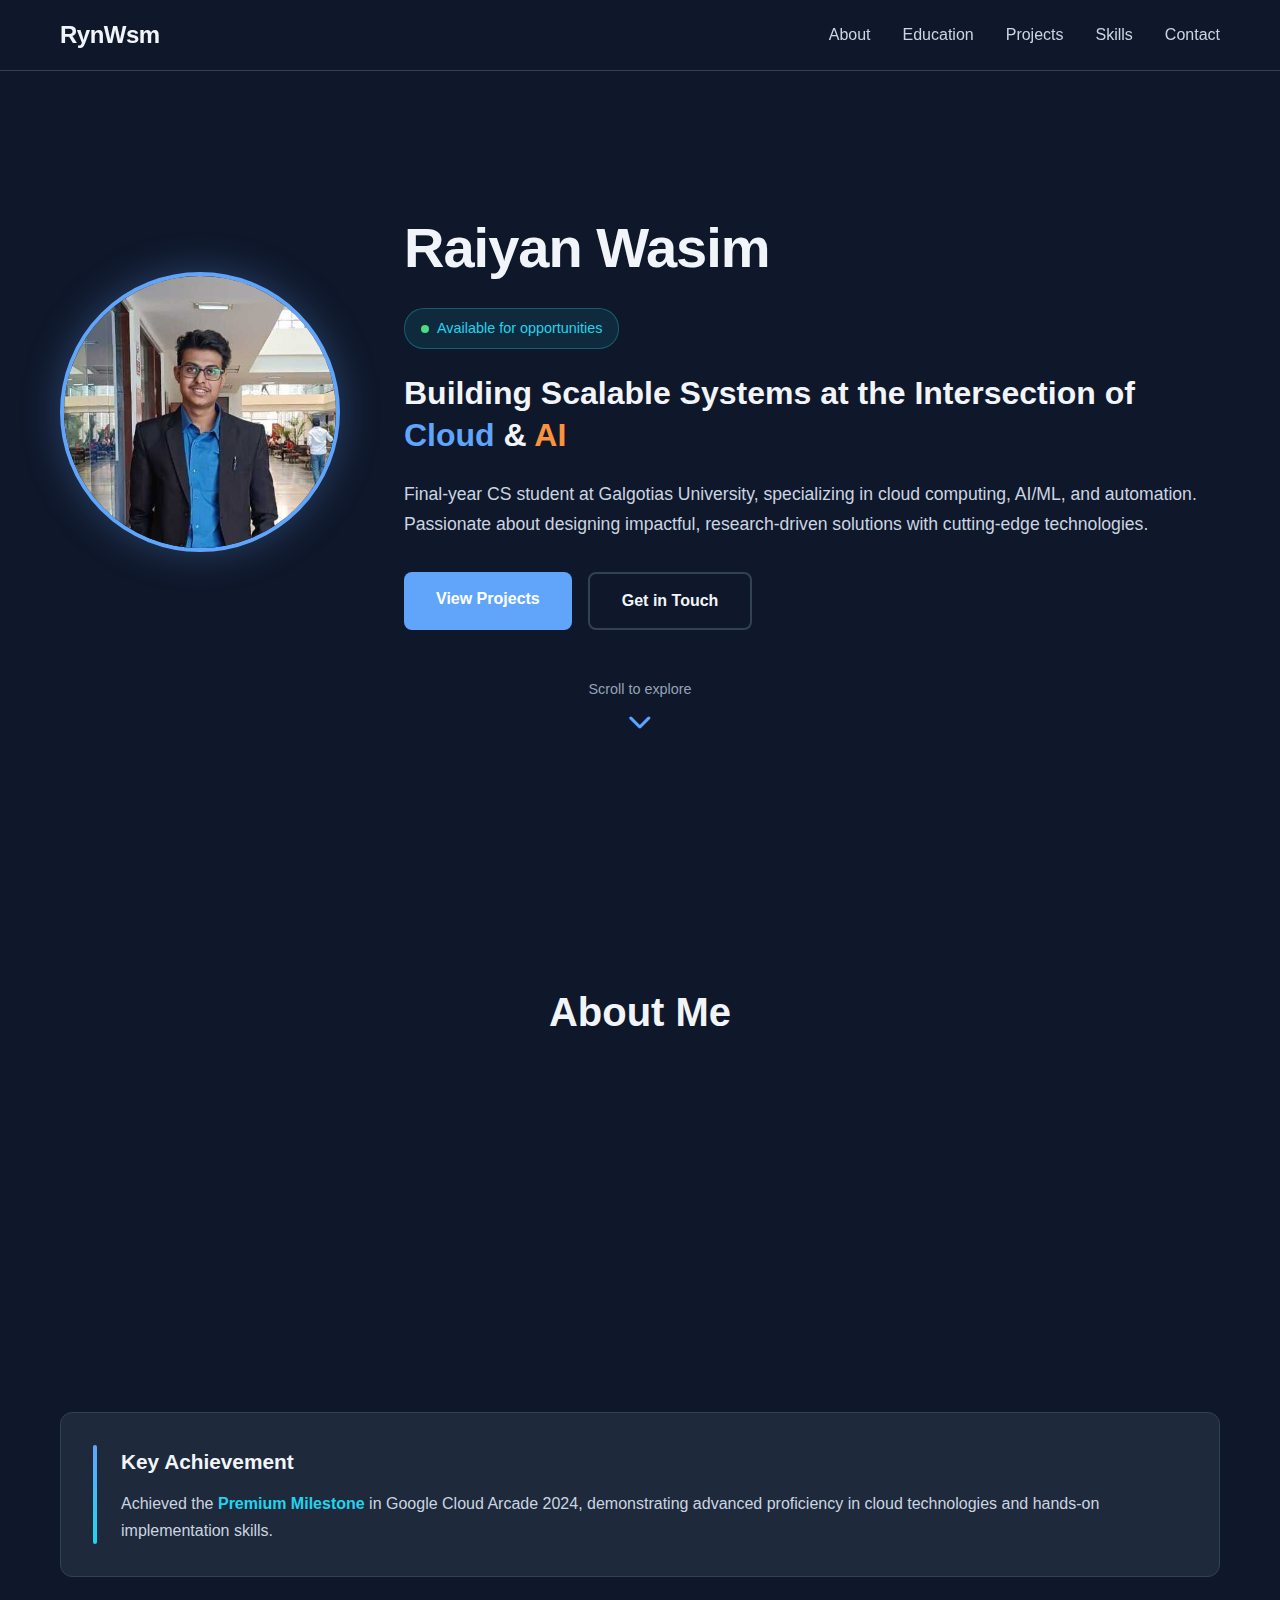
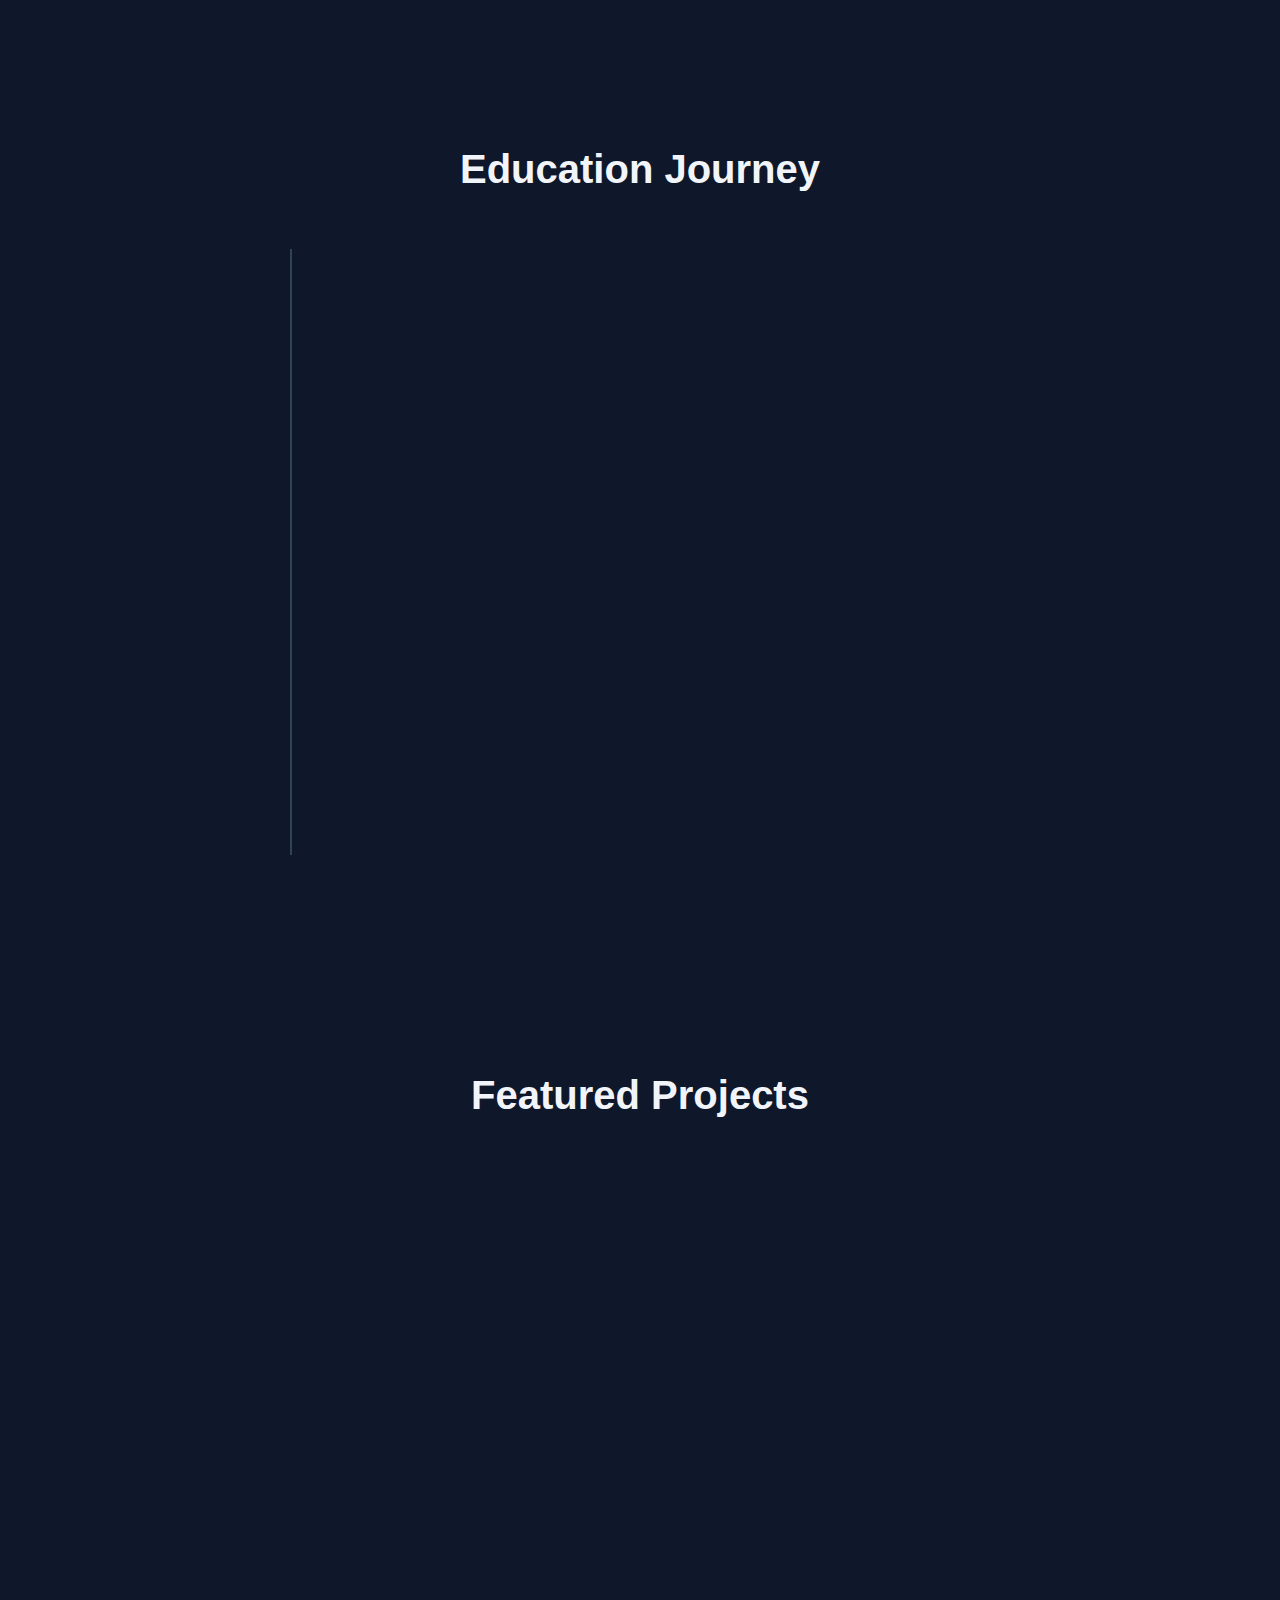
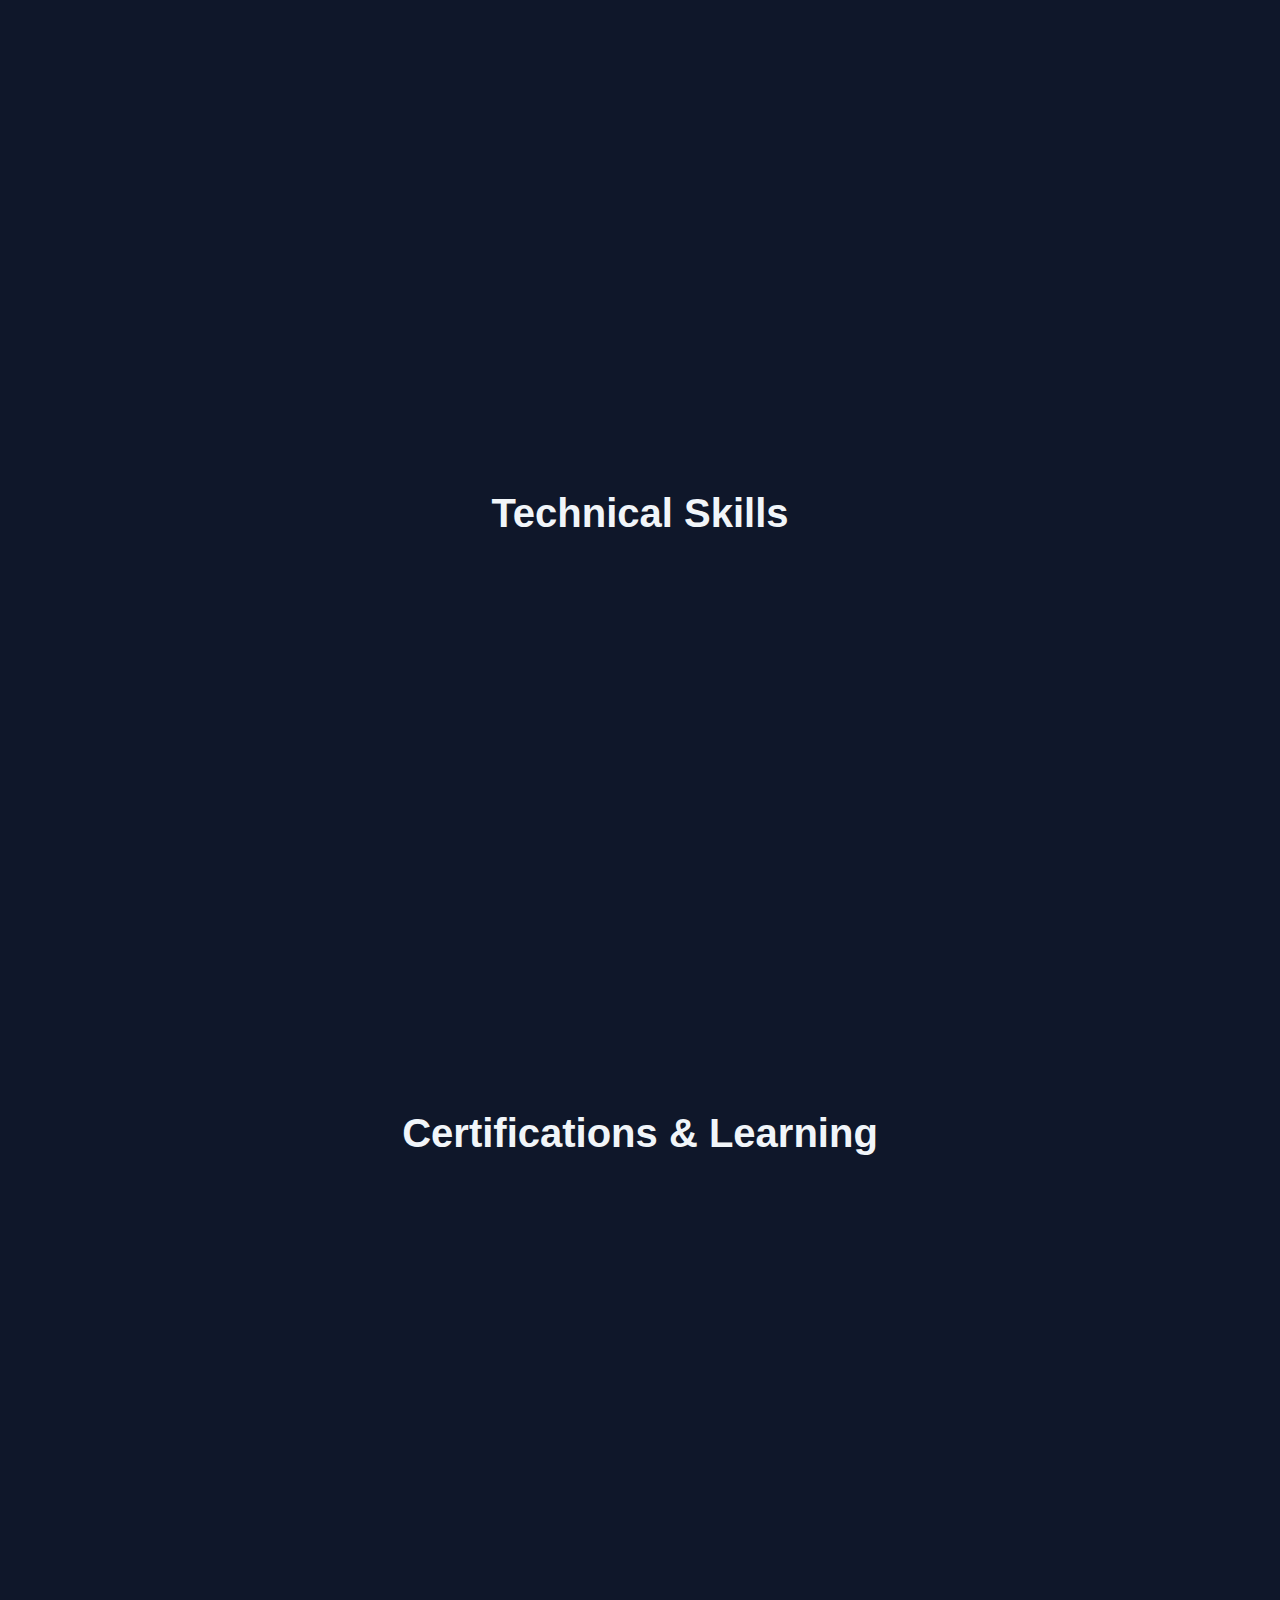
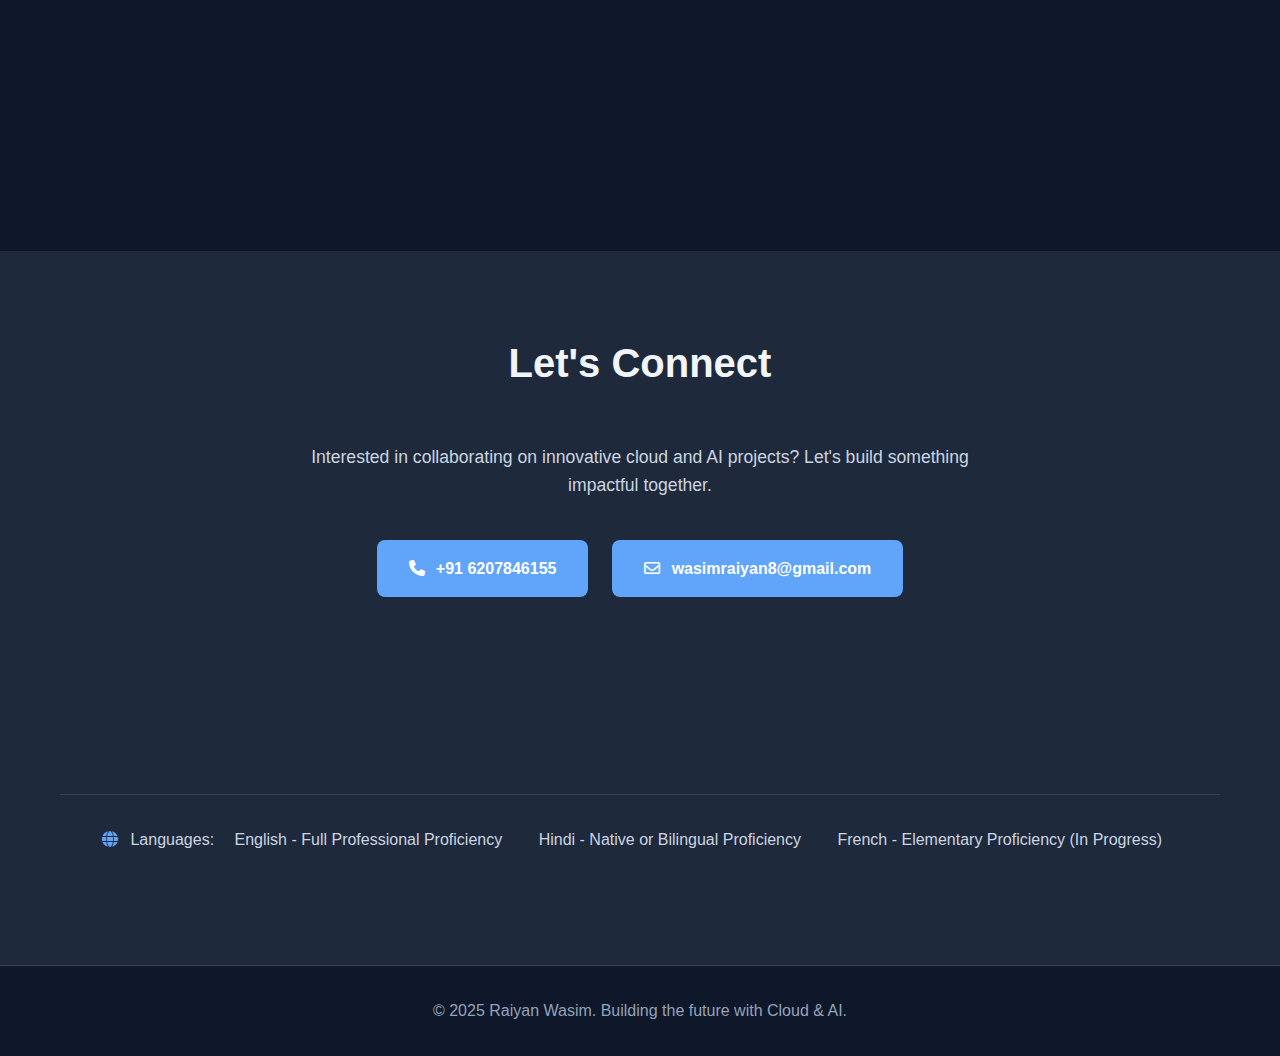
<file: index.html>
<!DOCTYPE html>
<html lang="en">

<head>
    <meta charset="UTF-8">
    <meta name="viewport" content="width=device-width, initial-scale=1.0">
    <meta name="description" content="Raiyan Wasim - Building Scalable Systems at the Intersection of Cloud & AI">
    <meta name="author" content="Raiyan Wasim">
    <title>Raiyan Wasim | Cloud & AI Developer</title>
    <style>
        :root {
            --primary-bg: #0f172a;
            --secondary-bg: #1e293b;
            --card-bg: #1e293b;
            --accent-blue: #60a5fa;
            --accent-cyan: #22d3ee;
            --accent-orange: #fb923c;
            --text-primary: #f1f5f9;
            --text-secondary: #cbd5e1;
            --text-muted: #94a3b8;
            --border-color: #334155;
            --success-green: #4ade80;
            --gradient-start: #3b82f6;
            --gradient-end: #8b5cf6;
        }

        * {
            margin: 0;
            padding: 0;
            box-sizing: border-box;
        }

        html {
            scroll-behavior: smooth;
        }

        body {
            font-family: 'Inter', -apple-system, BlinkMacSystemFont, 'Segoe UI', Roboto, Oxygen, Ubuntu, Cantarell, sans-serif;
            background-color: var(--primary-bg);
            color: var(--text-primary);
            line-height: 1.6;
            overflow-x: hidden;
        }

        .container {
            max-width: 1200px;
            margin: 0 auto;
            padding: 0 20px;
        }

        .header {
            position: fixed;
            top: 0;
            left: 0;
            right: 0;
            background: rgba(15, 23, 42, 0.9);
            backdrop-filter: blur(10px);
            z-index: 1000;
            border-bottom: 1px solid var(--border-color);
        }

        .navbar .container {
            display: flex;
            justify-content: space-between;
            align-items: center;
            padding: 1rem 20px;
        }

        .nav-brand {
            font-size: 1.5rem;
            font-weight: 700;
            color: var(--text-primary);
            letter-spacing: -0.5px;
        }

        .nav-menu {
            display: flex;
            list-style: none;
            gap: 2rem;
        }

        .nav-link {
            color: var(--text-secondary);
            text-decoration: none;
            font-weight: 500;
            transition: all 0.3s ease;
            position: relative;
            padding: 0.5rem 0;
        }

        .nav-link::after {
            content: '';
            position: absolute;
            bottom: 0;
            left: 0;
            width: 0;
            height: 2px;
            background: linear-gradient(90deg, var(--accent-blue), var(--accent-cyan));
            transition: width 0.3s ease;
        }

        .nav-link:hover {
            color: var(--accent-blue);
        }

        .nav-link:hover::after,
        .nav-link.active::after {
            width: 100%;
        }

        .hero {
            min-height: 100vh;
            display: flex;
            flex-direction: column;
            justify-content: center;
            align-items: center;
            padding: 100px 0 60px;
            position: relative;
        }

        .hero-container {
            display: flex;
            align-items: center;
            gap: 4rem;
            animation: fadeInUp 0.8s ease;
        }

        .hero-image {
            flex-shrink: 0;
        }

        .hero-image img {
            width: 280px;
            height: 280px;
            border-radius: 50%;
            object-fit: cover;
            border: 4px solid var(--accent-blue);
            box-shadow: 0 0 40px rgba(96, 165, 250, 0.3);
            transition: all 0.3s ease;
        }

        .hero-image img:hover {
            transform: scale(1.05);
            box-shadow: 0 0 60px rgba(96, 165, 250, 0.5);
        }

        .hero-content {
            flex: 1;
        }

        .hero-title {
            font-size: 3.5rem;
            font-weight: 700;
            margin-bottom: 1rem;
            letter-spacing: -1px;
        }

        .availability-badge {
            display: inline-flex;
            align-items: center;
            gap: 0.5rem;
            background: rgba(34, 211, 238, 0.1);
            color: var(--accent-cyan);
            padding: 0.5rem 1rem;
            border-radius: 20px;
            font-size: 0.9rem;
            margin-bottom: 1.5rem;
            border: 1px solid rgba(34, 211, 238, 0.3);
        }

        .status-dot {
            width: 8px;
            height: 8px;
            background: var(--success-green);
            border-radius: 50%;
            animation: pulse 2s infinite;
        }

        @keyframes pulse {

            0%,
            100% {
                opacity: 1;
            }

            50% {
                opacity: 0.5;
            }
        }

        .hero-subtitle {
            font-size: 2rem;
            font-weight: 600;
            margin-bottom: 1.5rem;
            line-height: 1.3;
        }

        .highlight-blue {
            color: var(--accent-blue);
        }

        .highlight-orange {
            color: var(--accent-orange);
        }

        .hero-description {
            font-size: 1.1rem;
            color: var(--text-secondary);
            margin-bottom: 2rem;
            line-height: 1.7;
        }

        .hero-buttons {
            display: flex;
            gap: 1rem;
            flex-wrap: wrap;
        }

        .btn {
            padding: 0.875rem 2rem;
            border-radius: 8px;
            text-decoration: none;
            font-weight: 600;
            transition: all 0.3s ease;
            display: inline-block;
        }

        .btn-primary {
            background: var(--accent-blue);
            color: white;
        }

        .btn-primary:hover {
            background: #3b82f6;
            transform: translateY(-2px);
            box-shadow: 0 10px 25px rgba(59, 130, 246, 0.3);
        }

        .btn-secondary {
            background: transparent;
            color: var(--text-primary);
            border: 2px solid var(--border-color);
        }

        .btn-secondary:hover {
            border-color: var(--accent-blue);
            color: var(--accent-blue);
            transform: translateY(-2px);
        }

        .scroll-indicator {
            text-align: center;
            margin-top: 3rem;
            animation: bounce 2s infinite;
        }

        .scroll-indicator p {
            font-size: 0.9rem;
            color: var(--text-muted);
            margin-bottom: 0.5rem;
        }

        .scroll-indicator i {
            color: var(--accent-blue);
            font-size: 1.5rem;
        }

        @keyframes bounce {

            0%,
            100% {
                transform: translateY(0);
            }

            50% {
                transform: translateY(-10px);
            }
        }

        @keyframes fadeInUp {
            from {
                opacity: 0;
                transform: translateY(30px);
            }

            to {
                opacity: 1;
                transform: translateY(0);
            }
        }

        section {
            padding: 80px 0;
        }

        .section-title {
            font-size: 2.5rem;
            font-weight: 700;
            text-align: center;
            margin-bottom: 3rem;
            position: relative;
        }

        .about-grid {
            display: flex;
            gap: 2rem;
            margin-bottom: 3rem;
        }

        .about-card {
            flex: 1;
            background: var(--card-bg);
            padding: 2.5rem;
            border-radius: 12px;
            border: 1px solid var(--border-color);
            transition: all 0.3s ease;
        }

        .about-card:hover {
            transform: translateY(-5px);
            border-color: var(--accent-blue);
            box-shadow: 0 10px 30px rgba(96, 165, 250, 0.2);
        }

        .card-icon {
            width: 60px;
            height: 60px;
            background: rgba(96, 165, 250, 0.1);
            border-radius: 12px;
            display: flex;
            align-items: center;
            justify-content: center;
            margin-bottom: 1.5rem;
        }

        .card-icon i {
            font-size: 1.8rem;
            color: var(--accent-orange);
        }

        .passion-icon {
            background: rgba(34, 211, 238, 0.1);
        }

        .passion-icon i {
            color: var(--accent-cyan);
        }

        .about-card h3 {
            font-size: 1.5rem;
            margin-bottom: 1rem;
        }

        .tech-tags {
            display: flex;
            flex-wrap: wrap;
            gap: 0.75rem;
        }

        .tag {
            background: rgba(96, 165, 250, 0.1);
            color: var(--accent-blue);
            padding: 0.5rem 1rem;
            border-radius: 20px;
            font-size: 0.9rem;
            border: 1px solid rgba(96, 165, 250, 0.3);
        }

        .achievement-box {
            background: var(--card-bg);
            border-radius: 12px;
            padding: 2rem;
            border: 1px solid var(--border-color);
            display: flex;
            gap: 1.5rem;
            transition: all 0.3s ease;
        }

        .achievement-box:hover {
            border-color: var(--accent-blue);
            box-shadow: 0 5px 20px rgba(96, 165, 250, 0.15);
        }

        .achievement-bar {
            width: 4px;
            background: linear-gradient(180deg, var(--accent-blue), var(--accent-cyan));
            border-radius: 4px;
            flex-shrink: 0;
        }

        .achievement-content h4 {
            font-size: 1.3rem;
            margin-bottom: 0.75rem;
        }

        .achievement-content p {
            color: var(--text-secondary);
            line-height: 1.7;
        }

        .highlight-text {
            color: var(--accent-cyan);
            font-weight: 600;
        }

        .timeline {
            position: relative;
            max-width: 900px;
            margin: 0 auto;
        }

        .timeline::before {
            content: '';
            position: absolute;
            left: 100px;
            top: 0;
            bottom: 0;
            width: 2px;
            background: var(--border-color);
        }

        .timeline-item {
            display: flex;
            gap: 2rem;
            margin-bottom: 3rem;
            position: relative;
            animation: fadeInLeft 0.6s ease;
        }

        @keyframes fadeInLeft {
            from {
                opacity: 0;
                transform: translateX(-20px);
            }

            to {
                opacity: 1;
                transform: translateX(0);
            }
        }

        .timeline-icon {
            width: 60px;
            height: 60px;
            background: linear-gradient(135deg, var(--accent-blue), var(--accent-cyan));
            border-radius: 50%;
            display: flex;
            align-items: center;
            justify-content: center;
            flex-shrink: 0;
            position: relative;
            z-index: 1;
            margin-left: 70px;
        }

        .timeline-icon i {
            font-size: 1.5rem;
            color: white;
        }

        .timeline-badge {
            background: var(--accent-blue);
            color: white;
            padding: 0.4rem 1rem;
            border-radius: 20px;
            font-size: 0.85rem;
            font-weight: 600;
            position: absolute;
            left: 0;
            top: 15px;
        }

        .timeline-content {
            flex: 1;
            background: var(--card-bg);
            padding: 1.5rem 2rem;
            border-radius: 12px;
            border: 1px solid var(--border-color);
            transition: all 0.3s ease;
        }

        .timeline-content:hover {
            border-color: var(--accent-blue);
            transform: translateX(5px);
            box-shadow: 0 5px 20px rgba(96, 165, 250, 0.2);
        }

        .timeline-title {
            font-size: 1.4rem;
            color: var(--accent-blue);
            margin-bottom: 0.5rem;
        }

        .timeline-subtitle {
            color: var(--text-secondary);
            margin-bottom: 1rem;
        }

        .timeline-meta {
            display: flex;
            gap: 1.5rem;
            flex-wrap: wrap;
            align-items: center;
            font-size: 0.9rem;
            color: var(--text-muted);
        }

        .cgpa-badge {
            background: rgba(96, 165, 250, 0.1);
            color: var(--accent-blue);
            padding: 0.3rem 0.8rem;
            border-radius: 15px;
            border: 1px solid rgba(96, 165, 250, 0.3);
        }

        .projects-grid {
            display: grid;
            grid-template-columns: repeat(auto-fit, minmax(350px, 1fr));
            gap: 2rem;
        }

        .project-card {
            background: var(--card-bg);
            padding: 2rem;
            border-radius: 12px;
            border: 1px solid var(--border-color);
            border-left: 4px solid var(--accent-blue);
            transition: all 0.3s ease;
            display: flex;
            flex-direction: column;
        }

        .project-card:hover {
            transform: translateY(-5px);
            border-left-color: var(--accent-cyan);
            box-shadow: 0 10px 30px rgba(96, 165, 250, 0.2);
        }

        .project-header {
            margin-bottom: 1rem;
        }

        .project-header h3 {
            font-size: 1.4rem;
            margin-bottom: 0.5rem;
        }

        .project-date {
            color: var(--text-muted);
            font-size: 0.9rem;
        }

        .project-description {
            color: var(--text-secondary);
            margin-bottom: 1rem;
            font-weight: 500;
        }

        .project-details {
            margin-bottom: 1.5rem;
            padding-left: 1.2rem;
        }

        .project-details li {
            color: var(--text-secondary);
            margin-bottom: 0.5rem;
            line-height: 1.6;
        }

        .project-tags {
            display: flex;
            flex-wrap: wrap;
            gap: 0.5rem;
            margin-bottom: 1.5rem;
        }

        .tech-tag {
            background: rgba(34, 211, 238, 0.1);
            color: var(--accent-cyan);
            padding: 0.4rem 0.9rem;
            border-radius: 15px;
            font-size: 0.85rem;
            border: 1px solid rgba(34, 211, 238, 0.3);
        }

        .project-link {
            display: inline-flex;
            align-items: center;
            gap: 0.5rem;
            color: var(--accent-blue);
            text-decoration: none;
            font-weight: 600;
            margin-top: auto;
            transition: all 0.3s ease;
        }

        .project-link:hover {
            color: var(--accent-cyan);
            transform: translateX(5px);
        }

        .skills-grid {
            display: grid;
            grid-template-columns: repeat(auto-fit, minmax(250px, 1fr));
            gap: 2rem;
            margin-bottom: 4rem;
        }

        .skill-category {
            background: var(--card-bg);
            padding: 2rem;
            border-radius: 12px;
            border: 1px solid var(--border-color);
            transition: all 0.3s ease;
        }

        .skill-category:hover {
            transform: translateY(-5px);
            border-color: var(--accent-blue);
            box-shadow: 0 5px 20px rgba(96, 165, 250, 0.2);
        }

        .category-icon {
            width: 50px;
            height: 50px;
            background: rgba(96, 165, 250, 0.1);
            border-radius: 10px;
            display: flex;
            align-items: center;
            justify-content: center;
            margin-bottom: 1.5rem;
        }

        .category-icon i {
            font-size: 1.5rem;
            color: var(--accent-blue);
        }

        .cloud-icon {
            background: rgba(251, 146, 60, 0.1);
        }

        .cloud-icon i {
            color: var(--accent-orange);
        }

        .tools-icon {
            background: rgba(34, 211, 238, 0.1);
        }

        .tools-icon i {
            color: var(--accent-cyan);
        }

        .concepts-icon {
            background: rgba(139, 92, 246, 0.1);
        }

        .concepts-icon i {
            color: #a78bfa;
        }

        .skill-category h3 {
            font-size: 1.3rem;
            margin-bottom: 1rem;
        }

        .skill-list {
            list-style: none;
        }

        .skill-list li {
            color: var(--text-secondary);
            padding: 0.5rem 0;
            border-bottom: 1px solid rgba(148, 163, 184, 0.1);
        }

        .skill-list li:last-child {
            border-bottom: none;
        }

        .skill-list li::before {
            content: '▹';
            color: var(--accent-blue);
            margin-right: 0.5rem;
            font-weight: bold;
        }

        .certifications-section {
            margin-top: 4rem;
        }

        .certifications-grid {
            display: grid;
            grid-template-columns: repeat(auto-fit, minmax(400px, 1fr));
            gap: 2rem;
        }

        .cert-column {
            background: var(--card-bg);
            padding: 2rem;
            border-radius: 12px;
            border: 1px solid var(--border-color);
        }

        .cert-header {
            display: flex;
            align-items: center;
            gap: 1rem;
            margin-bottom: 2rem;
        }

        .cert-header i {
            font-size: 1.8rem;
            color: var(--accent-cyan);
        }

        .cert-header h3 {
            font-size: 1.5rem;
        }

        .cert-item {
            background: rgba(30, 41, 59, 0.5);
            padding: 1.5rem;
            border-radius: 8px;
            margin-bottom: 1rem;
            border: 1px solid rgba(148, 163, 184, 0.1);
        }

        .cert-item h4 {
            font-size: 1.1rem;
            margin-bottom: 0.5rem;
        }

        .cert-badge {
            display: inline-block;
            padding: 0.3rem 0.8rem;
            border-radius: 15px;
            font-size: 0.8rem;
            font-weight: 600;
            margin-bottom: 0.5rem;
        }

        .cert-badge.certified {
            background: rgba(74, 222, 128, 0.1);
            color: var(--success-green);
            border: 1px solid rgba(74, 222, 128, 0.3);
        }

        .cert-badge.in-progress {
            background: rgba(251, 146, 60, 0.1);
            color: var(--accent-orange);
            border: 1px solid rgba(251, 146, 60, 0.3);
        }

        .cert-item p {
            color: var(--text-secondary);
            font-size: 0.95rem;
            margin-bottom: 0.5rem;
        }

        .cert-link {
            color: var(--accent-blue);
            text-decoration: none;
            font-size: 0.9rem;
            display: inline-flex;
            align-items: center;
            gap: 0.3rem;
            transition: all 0.3s ease;
        }

        .cert-link:hover {
            color: var(--accent-cyan);
        }

        .contact {
            background: var(--secondary-bg);
        }

        .contact-description {
            text-align: center;
            font-size: 1.1rem;
            color: var(--text-secondary);
            max-width: 700px;
            margin: 0 auto 2.5rem;
        }

        .contact-emails {
            display: flex;
            justify-content: center;
            gap: 1.5rem;
            margin-bottom: 3rem;
            flex-wrap: wrap;
        }

        .email-btn {
            background: var(--accent-blue);
            color: white;
            padding: 1rem 2rem;
            border-radius: 8px;
            text-decoration: none;
            font-weight: 600;
            display: inline-flex;
            align-items: center;
            gap: 0.7rem;
            transition: all 0.3s ease;
        }

        .email-btn:hover {
            background: #3b82f6;
            transform: translateY(-3px);
            box-shadow: 0 10px 25px rgba(59, 130, 246, 0.3);
        }

        .social-links {
            display: grid;
            grid-template-columns: repeat(auto-fit, minmax(220px, 1fr));
            gap: 1.5rem;
            margin-bottom: 3rem;
        }

        .social-card {
            background: var(--card-bg);
            padding: 1.5rem;
            border-radius: 12px;
            border: 1px solid var(--border-color);
            display: flex;
            align-items: center;
            gap: 1.5rem;
            text-decoration: none;
            transition: all 0.3s ease;
        }

        .social-card:hover {
            transform: translateY(-5px);
            border-color: var(--accent-blue);
            box-shadow: 0 10px 25px rgba(96, 165, 250, 0.2);
        }

        .social-card i {
            font-size: 2.5rem;
            color: var(--accent-blue);
        }

        .social-info {
            display: flex;
            flex-direction: column;
        }

        .social-name {
            color: var(--text-primary);
            font-weight: 600;
            font-size: 1.1rem;
        }

        .social-handle {
            color: var(--text-muted);
            font-size: 0.9rem;
            font-family: 'Courier New', monospace;
        }

        .languages {
            text-align: center;
            color: var(--text-secondary);
            padding: 2rem 0;
            border-top: 1px solid var(--border-color);
            margin-top: 2rem;
        }

        .languages i {
            color: var(--accent-blue);
            margin-right: 0.5rem;
        }

        .lang-item {
            margin: 0 1rem;
        }

        .footer {
            background: var(--primary-bg);
            text-align: center;
            padding: 2rem 0;
            color: var(--text-muted);
            border-top: 1px solid var(--border-color);
        }

        @media (max-width: 968px) {
            .hero-container {
                flex-direction: column;
                text-align: center;
                gap: 2rem;
            }

            .hero-title {
                font-size: 2.5rem;
            }

            .hero-subtitle {
                font-size: 1.5rem;
            }

            .about-grid {
                flex-direction: column;
            }

            .timeline::before {
                left: 30px;
            }

            .timeline-icon {
                margin-left: 0;
            }

            .timeline-badge {
                position: static;
                margin-bottom: 1rem;
            }

            .projects-grid {
                grid-template-columns: 1fr;
            }

            .skills-grid {
                grid-template-columns: repeat(auto-fit, minmax(200px, 1fr));
            }

            .certifications-grid {
                grid-template-columns: 1fr;
            }
        }

        @media (max-width: 640px) {
            .nav-menu {
                display: none;
            }

            .hero-image img {
                width: 200px;
                height: 200px;
            }

            .hero-title {
                font-size: 2rem;
            }

            .hero-buttons {
                flex-direction: column;
                width: 100%;
            }

            .btn {
                width: 100%;
                text-align: center;
            }

            .contact-emails {
                flex-direction: column;
            }

            .email-btn {
                width: 100%;
                justify-content: center;
            }

            .lang-item {
                display: block;
                margin: 0.5rem 0;
            }
        }
    </style>
    <link rel="stylesheet" href="https://cdnjs.cloudflare.com/ajax/libs/font-awesome/6.4.0/css/all.min.css">
</head>

<body>
    <header class="header">
        <nav class="navbar">
            <div class="container">
                <div class="nav-brand">RynWsm</div>
                <ul class="nav-menu">
                    <li><a href="#about" class="nav-link">About</a></li>
                    <li><a href="#education" class="nav-link">Education</a></li>
                    <li><a href="#projects" class="nav-link">Projects</a></li>
                    <li><a href="#skills" class="nav-link">Skills</a></li>
                    <li><a href="#contact" class="nav-link">Contact</a></li>
                </ul>
            </div>
        </nav>
    </header>

    <main>
        <section id="hero" class="hero">
            <div class="container hero-container">
                <div class="hero-image">
                    <img src="assets/images/profile.jpg" alt="Raiyan Wasim">
                </div>
                <div class="hero-content">
                    <h1 class="hero-title">Raiyan Wasim</h1>
                    <div class="availability-badge">
                        <span class="status-dot"></span>
                        Available for opportunities
                    </div>
                    <h2 class="hero-subtitle">
                        Building Scalable Systems at the Intersection of
                        <span class="highlight-blue">Cloud</span> &
                        <span class="highlight-orange">AI</span>
                    </h2>
                    <p class="hero-description">
                        Final-year CS student at Galgotias University, specializing in cloud computing, AI/ML, and automation.
                        Passionate about designing impactful, research-driven solutions with cutting-edge technologies.
                    </p>
                    <div class="hero-buttons">
                        <a href="#projects" class="btn btn-primary">View Projects</a>
                        <a href="#contact" class="btn btn-secondary">Get in Touch</a>
                    </div>
                </div>
            </div>
            <div class="scroll-indicator">
                <p>Scroll to explore</p>
                <i class="fas fa-chevron-down"></i>
            </div>
        </section>

        <section id="about" class="about">
            <div class="container">
                <h2 class="section-title">About Me</h2>
                <div class="about-grid">
                    <div class="about-card">
                        <div class="card-icon">
                            <i class="fas fa-code"></i>
                        </div>
                        <h3>Strengths</h3>
                        <div class="tech-tags">
                            <span class="tag">C++</span>
                            <span class="tag">Python</span>
                            <span class="tag">Cloud</span>
                            <span class="tag">AI/ML</span>
                            <span class="tag">Automation</span>
                        </div>
                    </div>
                    <div class="about-card">
                        <div class="card-icon passion-icon">
                            <i class="fas fa-heart"></i>
                        </div>
                        <h3>Passion</h3>
                        <p>Building scalable and intelligent systems that solve real-world problems with cutting-edge technology</p>
                    </div>
                </div>
                <div class="achievement-box">
                    <div class="achievement-bar"></div>
                    <div class="achievement-content">
                        <h4>Key Achievement</h4>
                        <p>Achieved the <span class="highlight-text">Premium Milestone</span> in Google Cloud Arcade 2024, demonstrating advanced proficiency in cloud
                            technologies and hands-on implementation skills.</p>
                    </div>
                </div>
            </div>
        </section>

        <section id="education" class="education">
            <div class="container">
                <h2 class="section-title">Education Journey</h2>
                <div class="timeline">
                    <div class="timeline-item">
                        <div class="timeline-icon">
                            <i class="fas fa-graduation-cap"></i>
                        </div>
                        <div class="timeline-badge">2022 - 2026</div>
                        <div class="timeline-content">
                            <h3 class="timeline-title">Galgotias University</h3>
                            <p class="timeline-subtitle">B.Tech in Computer Science and Engineering</p>
                            <div class="timeline-meta">
                                <span><i class="far fa-calendar"></i> Aug 2022 - Aug 2026</span>
                                <span class="cgpa-badge">CGPA: 8.13</span>
                            </div>
                        </div>
                    </div>
                    <div class="timeline-item">
                        <div class="timeline-icon">
                            <i class="fas fa-graduation-cap"></i>
                        </div>
                        <div class="timeline-badge">2021 - 2021</div>
                        <div class="timeline-content">
                            <h3 class="timeline-title">Harrow English School</h3>
                            <p class="timeline-subtitle">Senior Secondary (Class 12) - CBSE</p>
                            <div class="timeline-meta">
                                <span><i class="far fa-calendar"></i> July 2021</span>
                                <span class="cgpa-badge">77.4%</span>
                            </div>
                        </div>
                    </div>
                    <div class="timeline-item">
                        <div class="timeline-icon">
                            <i class="fas fa-graduation-cap"></i>
                        </div>
                        <div class="timeline-badge">2019 - 2019</div>
                        <div class="timeline-content">
                            <h3 class="timeline-title">Harrow English School</h3>
                            <p class="timeline-subtitle">Secondary (Class 10) - CBSE</p>
                            <div class="timeline-meta">
                                <span><i class="far fa-calendar"></i> March 2019</span>
                                <span class="cgpa-badge">86.4%</span>
                            </div>
                        </div>
                    </div>
                </div>
            </div>
        </section>

        <section id="projects" class="projects">
            <div class="container">
                <h2 class="section-title">Featured Projects</h2>
                <div class="projects-grid">
                    <div class="project-card">
                        <div class="project-header">
                            <h3>Drive-to-Chat RAG Pipeline</h3>
                            <p class="project-date">July 2025 - Aug 2025</p>
                        </div>
                        <p class="project-description">Automated RAG pipeline transforming documents into a conversational knowledge base</p>
                        <ul class="project-details">
                            <li>Developed an automated RAG pipeline in n8n to transform documents from Google Drive into a conversational knowledge base</li>
                            <li>Engineered an ingestion workflow to process, chunk, and embed new documents into a Pinecone vector database using Google Gemini</li>
                            <li>Implemented a Gemini-powered AI agent that retrieves relevant context from Pinecone to generate accurate, source-based answers</li>
                        </ul>
                        <div class="project-tags">
                            <span class="tech-tag">n8n</span>
                            <span class="tech-tag">RAG</span>
                            <span class="tech-tag">Google Gemini</span>
                            <span class="tech-tag">Pinecone</span>
                        </div>
                        <a href="https://github.com/raiyan-wasim/n8n-document-rag-pipeline" target="_blank" class="project-link">
                            <i class="fab fa-github"></i> View Code
                        </a>
                    </div>

                    <div class="project-card">
                        <div class="project-header">
                            <h3>Static Hosting Platform (Vercel Clone)</h3>
                            <p class="project-date">April 2025 - June 2025</p>
                        </div>
                        <p class="project-description">Cloud-based static site deployment tool with real-time build log streaming</p>
                        <ul class="project-details">
                            <li>Developed a cloud-based static site deployment tool that accepts GitHub URLs and builds projects on demand</li>
                            <li>Implemented Docker-based build processes and automated container deployment using AWS ECS and ECR</li>
                            <li>Served generated static files via AWS S3 with a reverse proxy for subdomain-based routing</li>
                            <li>Enabled real-time build log streaming from the server to the client using Redis Pub/Sub and Socket.IO</li>
                        </ul>
                        <div class="project-tags">
                            <span class="tech-tag">Node.js</span>
                            <span class="tech-tag">AWS (ECS, ECR, S3)</span>
                            <span class="tech-tag">Docker</span>
                            <span class="tech-tag">Redis</span>
                            <span class="tech-tag">Socket.IO</span>
                        </div>
                        <a href="https://github.com/raiyan-wasim/Vercel-Clone" target="_blank" class="project-link">
                            <i class="fab fa-github"></i> View Code
                        </a>
                    </div>

                    <div class="project-card">
                        <div class="project-header">
                            <h3>My Anime List</h3>
                            <p class="project-date">Mar 2025 - Apr 2025</p>
                        </div>
                        <p class="project-description">Terminal-based anime tracker with persistent SQLite backend</p>
                        <ul class="project-details">
                            <li>Built a terminal-based anime tracker in Python with a persistent SQLite backend to manage personal anime titles and ratings</li>
                            <li>Implemented full CRUD (Create, Read, Update, Delete) functionality for anime entries in the local database</li>
                            <li>Enhanced user experience with animated prompts, formatted data display, and streamlined edit/delete workflows</li>
                        </ul>
                        <div class="project-tags">
                            <span class="tech-tag">Python</span>
                            <span class="tech-tag">SQLite</span>
                        </div>
                        <a href="https://github.com/raiyan-wasim/My-Anime-List" target="_blank" class="project-link">
                            <i class="fab fa-github"></i> View Code
                        </a>
                    </div>
                </div>
            </div>
        </section>

        <section id="skills" class="skills">
            <div class="container">
                <h2 class="section-title">Technical Skills</h2>
                <div class="skills-grid">
                    <div class="skill-category">
                        <div class="category-icon">
                            <i class="fas fa-code"></i>
                        </div>
                        <h3>Languages</h3>
                        <ul class="skill-list">
                            <li>C++</li>
                            <li>Python</li>
                            <li>JavaScript</li>
                            <li>HTML/CSS</li>
                            <li>SQL</li>
                        </ul>
                    </div>

                    <div class="skill-category">
                        <div class="category-icon cloud-icon">
                            <i class="fas fa-cloud"></i>
                        </div>
                        <h3>Cloud Technologies</h3>
                        <ul class="skill-list">
                            <li>AWS (EC2, S3, ECS, ECR)</li>
                            <li>Microsoft Azure (Learning)</li>
                            <li>Cloud Computing</li>
                        </ul>
                    </div>

                    <div class="skill-category">
                        <div class="category-icon tools-icon">
                            <i class="fas fa-wrench"></i>
                        </div>
                        <h3>Developer Tools</h3>
                        <ul class="skill-list">
                            <li>Git</li>
                            <li>GitHub</li>
                            <li>Docker</li>
                            <li>VS Code</li>
                            <li>Redis</li>
                            <li>n8n</li>
                        </ul>
                    </div>

                    <div class="skill-category">
                        <div class="category-icon concepts-icon">
                            <i class="fas fa-brain"></i>
                        </div>
                        <h3>Core Concepts</h3>
                        <ul class="skill-list">
                            <li>Data Structures & Algorithms</li>
                            <li>OOP</li>
                            <li>OS</li>
                            <li>DBMS</li>
                            <li>Computer Networks</li>
                        </ul>
                    </div>
                </div>

                <div class="certifications-section">
                    <h2 class="section-title">Certifications & Learning</h2>
                    <div class="certifications-grid">
                        <div class="cert-column">
                            <div class="cert-header">
                                <i class="fas fa-award"></i>
                                <h3>Completed Certifications</h3>
                            </div>
                            <div class="cert-item">
                                <h4>Google Cloud Arcade 2024 Participant</h4>
                                <span class="cert-badge certified">Certified</span>
                                <p>Completed Premium Milestone</p>
                                <a href="https://www.skills.google/public_profiles/bc682c20-3916-46a5-b562-a656b8526892" target="_blank" class="cert-link">View
                                    Certificate</a>
                            </div>
                            <div class="cert-item">
                                <h4>Career Essentials in Software Development by Microsoft and LinkedIn</h4>
                                <span class="cert-badge certified">Certified</span>
                                <a href="https://www.linkedin.com/learning/certificates/3409c068ac4e3991add8bd6c103ef4bb2b05df2610eda57288e1e374fe2b0825" target="_blank"
                                    class="cert-link">View Certificate</a>
                            </div>
                        </div>

                        <div class="cert-column">
                            <div class="cert-header">
                                <i class="fas fa-book-open"></i>
                                <h3>Learning Roadmap</h3>
                            </div>
                            <div class="cert-item">
                                <h4>Microsoft Certified: Azure Fundamentals</h4>
                                <span class="cert-badge in-progress">In Progress</span>
                                <p>Currently preparing for certification, focusing on core Azure services, architecture, and pricing.</p>
                            </div>
                            <div class="cert-item">
                                <h4>AI/ML Fundamentals</h4>
                                <span class="cert-badge in-progress">In Progress</span>
                                <p>Actively studying core AI principles, model training, classification, and implementation with Python libraries like scikit-learn and
                                    TensorFlow.</p>
                            </div>
                        </div>
                    </div>
                </div>
            </div>
        </section>

        <section id="contact" class="contact">
            <div class="container">
                <h2 class="section-title">Let's Connect</h2>
                <p class="contact-description">
                    Interested in collaborating on innovative cloud and AI projects? Let's build something impactful together.
                </p>
                <div class="contact-emails">
                    <a href="tel:+916207846155" class="email-btn">
                        <i class="fas fa-phone"></i> +91 6207846155
                    </a>
                    <a href="mailto:wasimraiyan8@gmail.com" class="email-btn">
                        <i class="far fa-envelope"></i> wasimraiyan8@gmail.com
                    </a>
                </div>

                <div class="social-links">
                    <a href="https://github.com/raiyan-wasim" target="_blank" class="social-card">
                        <i class="fab fa-github"></i>
                        <div class="social-info">
                            <span class="social-name">GitHub</span>
                            <span class="social-handle">@raiyan-wasim</span>
                        </div>
                    </a>

                    <a href="https://www.linkedin.com/in/raiyan-wasim" target="_blank" class="social-card">
                        <i class="fab fa-linkedin"></i>
                        <div class="social-info">
                            <span class="social-name">LinkedIn</span>
                            <span class="social-handle">/raiyan-wasim</span>
                        </div>
                    </a>

                    <a href="https://leetcode.com/u/Raiyan_Wasim/" target="_blank" class="social-card">
                        <i class="fas fa-code"></i>
                        <div class="social-info">
                            <span class="social-name">LeetCode</span>
                            <span class="social-handle">@Raiyan_Wasim</span>
                        </div>
                    </a>

                    <a href="https://www.hackerrank.com/profile/wasimraiyan8" target="_blank" class="social-card">
                        <i class="fab fa-hackerrank"></i>
                        <div class="social-info">
                            <span class="social-name">HackerRank</span>
                            <span class="social-handle">@wasimraiyan8</span>
                        </div>
                    </a>
                </div>

                <div class="languages">
                    <i class="fas fa-globe"></i> Languages:
                    <span class="lang-item">English - Full Professional Proficiency</span>
                    <span class="lang-item">Hindi - Native or Bilingual Proficiency</span>
                    <span class="lang-item">French - Elementary Proficiency (In Progress)</span>
                </div>
            </div>
        </section>
    </main>

    <footer class="footer">
        <p>&copy; 2025 Raiyan Wasim. Building the future with Cloud & AI.</p>
    </footer>

    <script>
        document.addEventListener('DOMContentLoaded', function () {
            const navLinks = document.querySelectorAll('.nav-link');
            const sections = document.querySelectorAll('section[id]');

            function setActiveNav() {
                const scrollY = window.pageYOffset;

                sections.forEach(section => {
                    const sectionHeight = section.offsetHeight;
                    const sectionTop = section.offsetTop - 100;
                    const sectionId = section.getAttribute('id');
                    const navLink = document.querySelector(`.nav-link[href="#${sectionId}"]`);

                    if (scrollY > sectionTop && scrollY <= sectionTop + sectionHeight) {
                        navLink?.classList.add('active');
                    } else {
                        navLink?.classList.remove('active');
                    }
                });
            }

            window.addEventListener('scroll', setActiveNav);

            navLinks.forEach(link => {
                link.addEventListener('click', function (e) {
                    e.preventDefault();
                    const targetId = this.getAttribute('href');
                    const targetSection = document.querySelector(targetId);

                    if (targetSection) {
                        const offsetTop = targetSection.offsetTop - 80;
                        window.scrollTo({
                            top: offsetTop,
                            behavior: 'smooth'
                        });
                    }
                });
            });

            const observerOptions = {
                threshold: 0.1,
                rootMargin: '0px 0px -100px 0px'
            };

            const observer = new IntersectionObserver(function (entries) {
                entries.forEach(entry => {
                    if (entry.isIntersecting) {
                        entry.target.style.opacity = '1';
                        entry.target.style.transform = 'translateY(0)';
                    }
                });
            }, observerOptions);

            const animatedElements = document.querySelectorAll('.about-card, .timeline-item, .project-card, .skill-category, .cert-column, .social-card');

            animatedElements.forEach(el => {
                el.style.opacity = '0';
                el.style.transform = 'translateY(30px)';
                el.style.transition = 'opacity 0.6s ease, transform 0.6s ease';
                observer.observe(el);
            });

            const header = document.querySelector('.header');
            let lastScroll = 0;

            window.addEventListener('scroll', function () {
                const currentScroll = window.pageYOffset;

                if (currentScroll <= 0) {
                    header.style.boxShadow = 'none';
                } else {
                    header.style.boxShadow = '0 2px 20px rgba(0, 0, 0, 0.3)';
                }

                lastScroll = currentScroll;
            });

            const buttons = document.querySelectorAll('.btn, .email-btn, .project-link, .cert-link');
            buttons.forEach(button => {
                button.addEventListener('mouseenter', function () {
                    this.style.transform = 'translateY(-2px)';
                });
                button.addEventListener('mouseleave', function () {
                    this.style.transform = 'translateY(0)';
                });
            });
        });
    </script>
</body>

</html>
</file>
